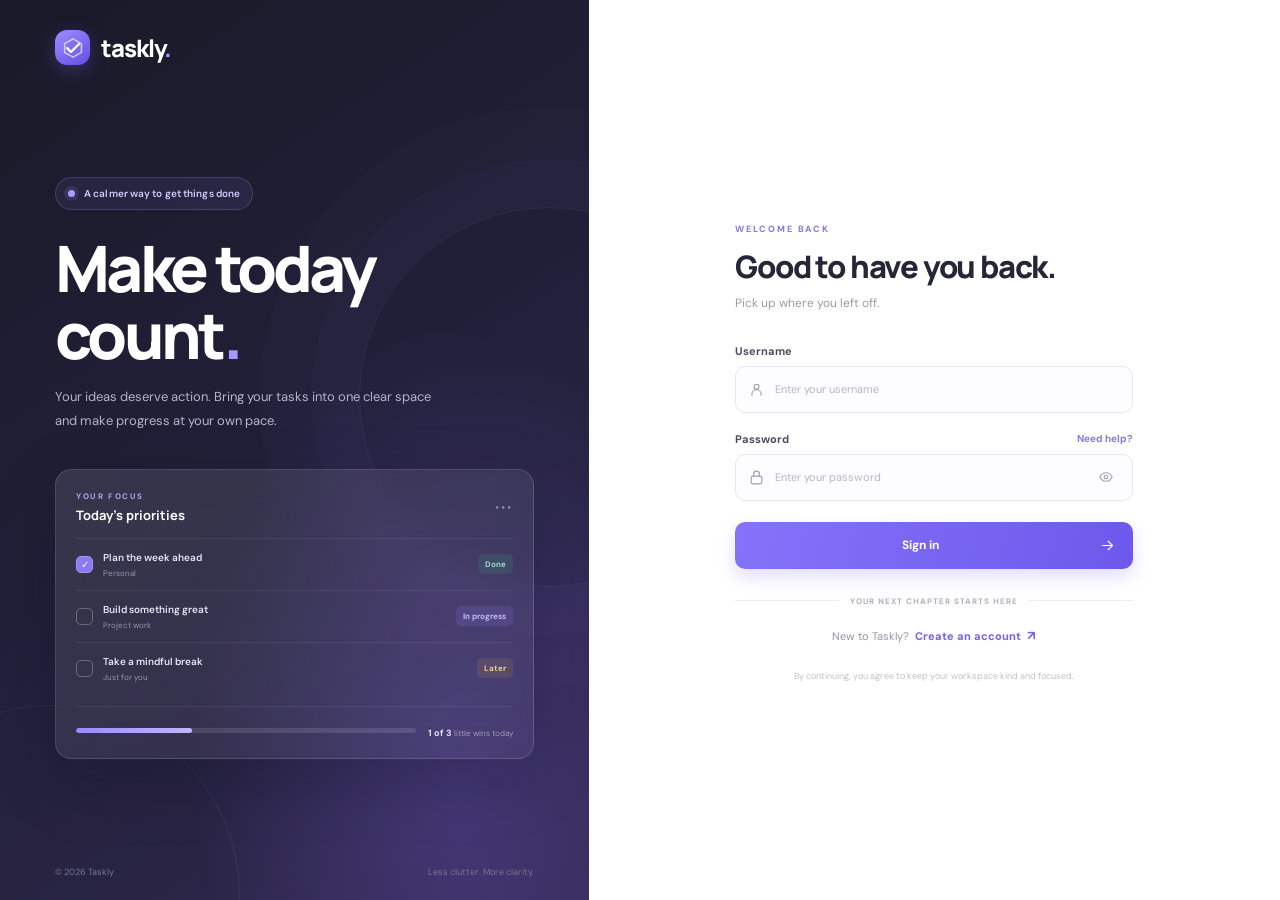
<file: frontend/index.html>
<!DOCTYPE html>
<html lang="en">
<head>
  <meta charset="UTF-8" />
  <meta name="viewport" content="width=device-width, initial-scale=1.0" />
  <meta name="theme-color" content="#171923" />
  <meta name="description" content="Taskly — a clean, focused space to organize your work." />
  <title>Taskly — Your workspace</title>
  <link rel="preconnect" href="https://fonts.googleapis.com" />
  <link rel="preconnect" href="https://fonts.gstatic.com" crossorigin />
  <link href="https://fonts.googleapis.com/css2?family=DM+Sans:wght@400;500;600;700&family=Manrope:wght@400;500;600;700;800&display=swap" rel="stylesheet" />
  <link rel="stylesheet" href="css/tokens.css" />
  <link rel="stylesheet" href="css/dashboard.css" />
  <script src="js/config.js" defer></script>
  <script src="js/dashboard.js" defer></script>
</head>
<body class="dashboard-page">
  <div class="app-shell">
    <aside class="sidebar" id="sidebar">
      <a class="brand" href="index.html" aria-label="Taskly home">
        <span class="brand-mark" aria-hidden="true">
          <svg viewBox="0 0 24 24" fill="none"><path d="M6.2 12.2 10 16l8-8" stroke="currentColor" stroke-width="2.4" stroke-linecap="round" stroke-linejoin="round"/><path d="M12 2.8 20.4 7.6v8.8L12 21.2l-8.4-4.8V7.6L12 2.8Z" stroke="currentColor" stroke-width="1.5" opacity=".65"/></svg>
        </span>
        <span class="brand-name">taskly<span class="brand-period">.</span></span>
      </a>

      <div class="workspace-label">WORKSPACE</div>
      <nav class="side-nav" aria-label="Main navigation">
        <button class="nav-item is-active" type="button" data-filter="all">
          <svg viewBox="0 0 24 24" aria-hidden="true"><rect x="3.5" y="3.5" width="7" height="7" rx="2"/><rect x="13.5" y="3.5" width="7" height="7" rx="2"/><rect x="3.5" y="13.5" width="7" height="7" rx="2"/><rect x="13.5" y="13.5" width="7" height="7" rx="2"/></svg>
          <span>Overview</span><span class="nav-count" id="nav-all-count">0</span>
        </button>
        <button class="nav-item" type="button" data-filter="active">
          <svg viewBox="0 0 24 24" aria-hidden="true"><circle cx="12" cy="12" r="8.5"/><path d="M12 7v5l3.2 2"/></svg>
          <span>In progress</span><span class="nav-count" id="nav-active-count">0</span>
        </button>
        <button class="nav-item" type="button" data-filter="completed">
          <svg viewBox="0 0 24 24" aria-hidden="true"><circle cx="12" cy="12" r="8.5"/><path d="m8.2 12.2 2.5 2.5 5.2-5.3"/></svg>
          <span>Completed</span><span class="nav-count" id="nav-completed-count">0</span>
        </button>
      </nav>

      <div class="sidebar-bottom">
        <div class="sidebar-note">
          <span class="sidebar-note-icon"><svg viewBox="0 0 24 24" aria-hidden="true"><path d="m12 3 1.8 5.2L19 10l-5.2 1.8L12 17l-1.8-5.2L5 10l5.2-1.8L12 3Z"/><path d="m19 15 .9 2.1L22 18l-2.1.9L19 21l-.9-2.1L16 18l2.1-.9L19 15Z"/></svg></span>
          <p class="sidebar-note-title">Small steps add up.</p>
          <p class="sidebar-note-copy">Keep showing up. You're doing great.</p>
        </div>
        <button class="profile-button" type="button" id="profile-button" aria-label="Sign out">
          <span class="avatar" id="sidebar-avatar">M</span>
          <span class="profile-meta"><strong id="sidebar-username">Mahdi</strong><small>Personal workspace</small></span>
          <svg class="logout-icon" viewBox="0 0 24 24" aria-hidden="true"><path d="M10 17l5-5-5-5M15 12H3M12 3h6a2 2 0 0 1 2 2v14a2 2 0 0 1-2 2h-6"/></svg>
        </button>
      </div>
    </aside>

    <main class="main-content">
      <header class="topbar">
        <button class="mobile-menu" id="mobile-menu" type="button" aria-label="Toggle navigation" aria-expanded="false">
          <svg viewBox="0 0 24 24" aria-hidden="true"><path d="M4 7h16M4 12h16M4 17h16"/></svg>
        </button>
        <div class="breadcrumbs"><span>Workspace</span><span class="breadcrumb-slash">/</span><strong id="breadcrumb-current">Overview</strong></div>
        <div class="topbar-actions">
          <span class="today-label" id="today-label">Today</span>
          <span class="topbar-avatar" id="topbar-avatar">M</span>
        </div>
      </header>

      <div class="page-content">
        <section class="welcome-row">
          <div>
            <p class="eyebrow" id="welcome-date">YOUR SPACE, YOUR PACE</p>
            <h1 id="welcome-heading">Good to see you, Mahdi<span class="heading-sparkle"> ✦</span></h1>
            <p class="page-subtitle">A little progress each day adds up to big results.</p>
          </div>
          <button class="button button-primary" id="new-task-button" type="button">
            <svg viewBox="0 0 24 24" aria-hidden="true"><path d="M12 5v14M5 12h14"/></svg><span>New task</span>
          </button>
        </section>

        <section class="stats-grid" aria-label="Task summary">
          <article class="stat-card stat-card-total">
            <div class="stat-topline"><span class="stat-label">Total tasks</span><span class="stat-icon stat-icon-purple"><svg viewBox="0 0 24 24" aria-hidden="true"><path d="M8 6h12M8 12h12M8 18h12M3.5 6h.01M3.5 12h.01M3.5 18h.01"/></svg></span></div>
            <div class="stat-value" id="stat-total">0</div><div class="stat-footnote"><span class="stat-dot purple-dot"></span>Everything on your plate</div>
          </article>
          <article class="stat-card">
            <div class="stat-topline"><span class="stat-label">In progress</span><span class="stat-icon stat-icon-amber"><svg viewBox="0 0 24 24" aria-hidden="true"><circle cx="12" cy="12" r="8.5"/><path d="M12 7v5l3 2"/></svg></span></div>
            <div class="stat-value" id="stat-active">0</div><div class="stat-footnote"><span class="stat-dot amber-dot"></span>One step at a time</div>
          </article>
          <article class="stat-card">
            <div class="stat-topline"><span class="stat-label">Completed</span><span class="stat-icon stat-icon-green"><svg viewBox="0 0 24 24" aria-hidden="true"><path d="m5 12.5 4.5 4.5L19 7.5"/><circle cx="12" cy="12" r="9"/></svg></span></div>
            <div class="stat-value" id="stat-completed">0</div><div class="stat-footnote"><span class="stat-dot green-dot"></span>Look how far you've come</div>
          </article>
        </section>

        <section class="focus-card" aria-label="Progress overview">
          <div class="focus-copy">
            <div class="focus-kicker"><span class="focus-kicker-dot"></span>YOUR MOMENTUM</div>
            <h2>Make room for what matters.</h2>
            <p>Every finished task is a win. Keep your focus on the next small step.</p>
          </div>
          <div class="progress-overview">
            <div class="progress-ring" id="progress-ring" style="--progress: 0deg"><div class="progress-ring-inner"><strong id="progress-percent">0%</strong><span>complete</span></div></div>
            <div class="progress-details"><strong id="progress-caption">You're just getting started</strong><span id="progress-subcaption">Your progress will show up here.</span></div>
          </div>
          <div class="focus-decoration focus-decoration-one"></div><div class="focus-decoration focus-decoration-two"></div>
        </section>

        <section class="tasks-section" aria-labelledby="tasks-heading">
          <div class="tasks-header">
            <div><p class="section-overline">STAY ON TRACK</p><h2 id="tasks-heading">Your tasks <span class="task-total-pill" id="visible-task-count">0</span></h2></div>
            <label class="search-box" for="task-search"><svg viewBox="0 0 24 24" aria-hidden="true"><circle cx="10.8" cy="10.8" r="6.8"/><path d="m16 16 4.5 4.5"/></svg><input id="task-search" type="search" placeholder="Search tasks..." autocomplete="off" /><kbd>⌘ K</kbd></label>
          </div>
          <div class="task-toolbar">
            <div class="filter-tabs" role="group" aria-label="Filter tasks">
              <button class="filter-tab is-selected" type="button" data-filter="all">All tasks</button>
              <button class="filter-tab" type="button" data-filter="active">In progress</button>
              <button class="filter-tab" type="button" data-filter="completed">Completed</button>
            </div>
            <button class="sort-button" id="sort-button" type="button" aria-pressed="false"><svg viewBox="0 0 24 24" aria-hidden="true"><path d="M4 7h16M7 12h10M10 17h4"/></svg>Newest first</button>
          </div>

          <div class="task-list" id="task-list" aria-live="polite"></div>
          <div class="empty-state" id="empty-state" hidden>
            <div class="empty-illustration"><span class="empty-spark empty-spark-a">✦</span><svg viewBox="0 0 80 80" aria-hidden="true"><rect x="19" y="13" width="42" height="54" rx="8"/><path d="M29 29h22M29 39h22M29 49h13"/><path d="m49 57 4 4 8-9"/></svg><span class="empty-spark empty-spark-b">✧</span></div>
            <h3 id="empty-title">A clear path ahead.</h3><p id="empty-copy">Add your first task and turn your plans into progress.</p>
            <button class="button button-primary" id="empty-add-button" type="button"><svg viewBox="0 0 24 24" aria-hidden="true"><path d="M12 5v14M5 12h14"/></svg>Create a task</button>
          </div>
          <p class="list-footer" id="list-footer">You're all caught up. Keep it going ✨</p>
        </section>

        <footer class="app-footer"><span>Made for focus, built for progress.</span><span>Taskly <span class="footer-dot">·</span> v1.0</span></footer>
      </div>
    </main>
  </div>

  <div class="modal-backdrop" id="task-modal" hidden>
    <section class="task-modal" role="dialog" aria-modal="true" aria-labelledby="modal-heading">
      <div class="modal-header"><div><span class="modal-kicker">MAKE IT HAPPEN</span><h2 id="modal-heading">Create a task</h2><p>Give your next step a name.</p></div><button class="icon-button modal-close" id="modal-close" type="button" aria-label="Close dialog"><svg viewBox="0 0 24 24" aria-hidden="true"><path d="m6 6 12 12M18 6 6 18"/></svg></button></div>
      <form id="task-form">
        <label class="field-label" for="task-title">Task name <span>*</span></label><input class="text-field" id="task-title" name="title" type="text" maxlength="150" placeholder="e.g. Finish the API documentation" required />
        <div class="field-label-row"><label class="field-label" for="task-description">Description <span class="optional-label">OPTIONAL</span></label></div>
        <textarea class="text-field text-area" id="task-description" name="description" rows="4" placeholder="Add a few details to help you get started..."></textarea>
        <p class="form-error" id="task-form-error" aria-live="polite"></p>
        <div class="modal-actions"><button class="button button-quiet" id="modal-cancel" type="button">Cancel</button><button class="button button-primary" id="task-submit" type="submit"><svg viewBox="0 0 24 24" aria-hidden="true"><path d="m5 12 4 4L19 6"/></svg><span>Save task</span></button></div>
      </form>
    </section>
  </div>

  <div class="toast" id="toast" role="status" aria-live="polite"><span class="toast-check">✓</span><span id="toast-message">Done</span></div>
    <!-- Confirmation Modal -->
  <div class="confirm-modal" id="confirm-modal" hidden>
    <div class="confirm-backdrop" data-confirm-cancel></div>

    <section
      class="confirm-dialog"
      role="dialog"
      aria-modal="true"
      aria-labelledby="confirm-title"
      aria-describedby="confirm-message"
    >
      <div class="confirm-icon" id="confirm-icon">!</div>

      <h2 id="confirm-title">Are you sure?</h2>

      <p id="confirm-message">
        This action cannot be undone.
      </p>

      <div class="confirm-actions">
        <button type="button" id="confirm-cancel" class="button">
          Cancel
        </button>

        <button type="button" id="confirm-accept" class="button">
          Confirm
        </button>
      </div>
    </section>
  </div>
</body>
</html>
</file>
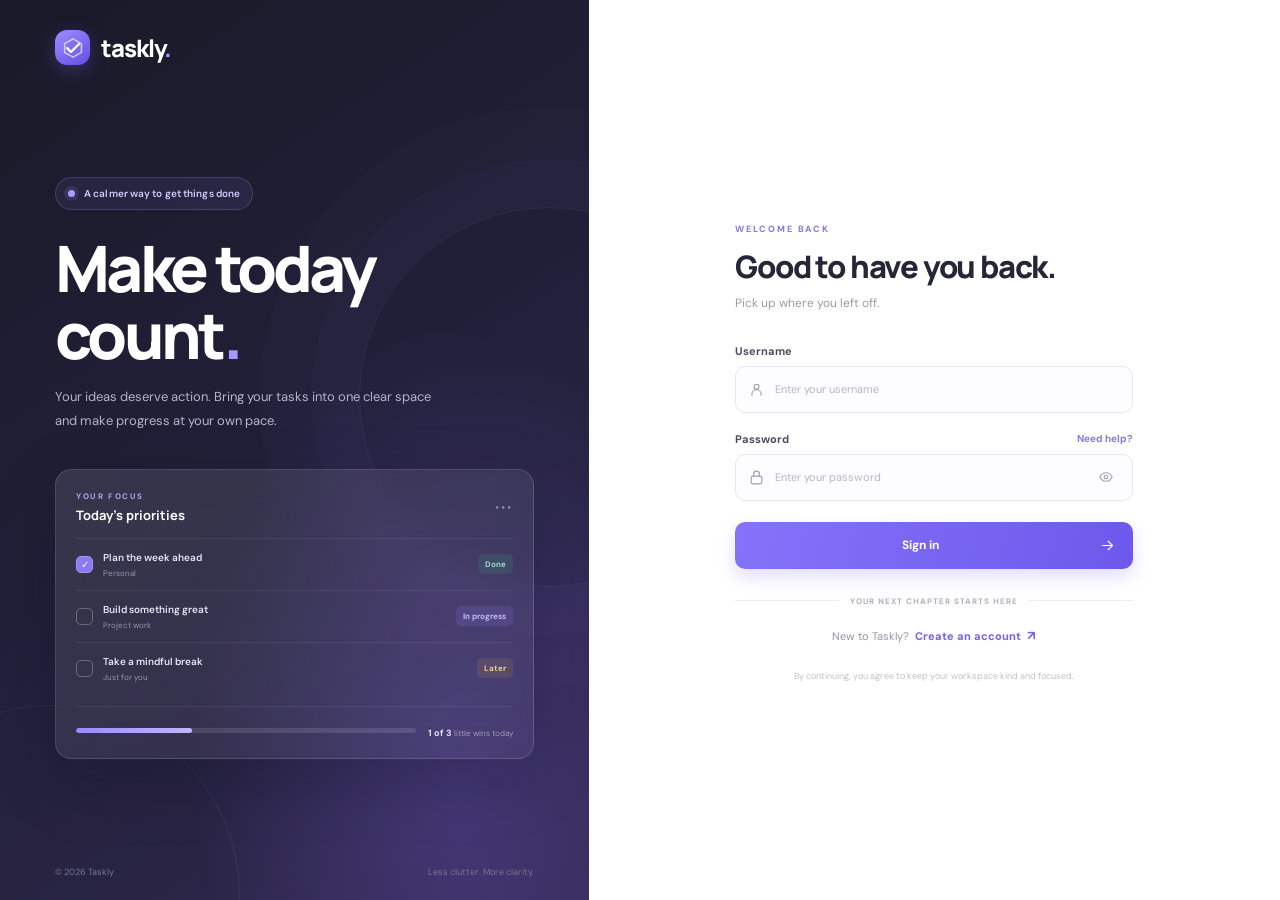
<file: frontend/login.html>
<!DOCTYPE html>
<html lang="en">
<head>
  <meta charset="UTF-8" />
  <meta name="viewport" content="width=device-width, initial-scale=1.0" />
  <meta name="theme-color" content="#171923" />
  <meta name="description" content="Sign in to your Taskly workspace." />
  <title>Sign in — Taskly</title>
  <link rel="preconnect" href="https://fonts.googleapis.com" /><link rel="preconnect" href="https://fonts.gstatic.com" crossorigin />
  <link href="https://fonts.googleapis.com/css2?family=DM+Sans:wght@400;500;600;700&family=Manrope:wght@400;500;600;700;800&display=swap" rel="stylesheet" />
  <link rel="stylesheet" href="css/tokens.css" /><link rel="stylesheet" href="css/login.css" />
  <script src="js/config.js" defer></script><script src="js/login.js" defer></script>
</head>
<body class="auth-page login-page">
  <main class="auth-layout">
    <section class="auth-visual" aria-label="Taskly introduction">
      <a class="brand brand-light" href="login.html" aria-label="Taskly home"><span class="brand-mark"><svg viewBox="0 0 24 24" fill="none"><path d="M6.2 12.2 10 16l8-8" stroke="currentColor" stroke-width="2.4" stroke-linecap="round" stroke-linejoin="round"/><path d="M12 2.8 20.4 7.6v8.8L12 21.2l-8.4-4.8V7.6L12 2.8Z" stroke="currentColor" stroke-width="1.5" opacity=".65"/></svg></span><span class="brand-name">taskly<span class="brand-period">.</span></span></a>
      <div class="visual-content">
        <div class="visual-badge"><span class="badge-pulse"></span> A calmer way to get things done</div>
        <h1>Make today<br />count<span class="visual-period">.</span></h1>
        <p class="visual-description">Your ideas deserve action. Bring your tasks into one clear space and make progress at your own pace.</p>
        <div class="visual-board" aria-hidden="true">
          <div class="mini-board-header"><div><span class="mini-board-eyebrow">YOUR FOCUS</span><strong>Today's priorities</strong></div><span class="mini-board-menu">···</span></div>
          <div class="mini-task mini-task-done"><span class="mini-checkbox checked">✓</span><span class="mini-task-copy"><strong>Plan the week ahead</strong><small>Personal</small></span><span class="mini-task-tag tag-green">Done</span></div>
          <div class="mini-task"><span class="mini-checkbox"></span><span class="mini-task-copy"><strong>Build something great</strong><small>Project work</small></span><span class="mini-task-tag tag-purple">In progress</span></div>
          <div class="mini-task"><span class="mini-checkbox"></span><span class="mini-task-copy"><strong>Take a mindful break</strong><small>Just for you</small></span><span class="mini-task-tag tag-amber">Later</span></div>
          <div class="mini-board-progress"><div class="mini-progress-track"><span></span></div><div><strong>1 of 3</strong><small> little wins today</small></div></div>
        </div>
      </div>
      <div class="visual-footer"><span>© 2026 Taskly</span><span>Less clutter. More clarity.</span></div>
      <div class="visual-orb orb-one"></div><div class="visual-orb orb-two"></div>
    </section>

    <section class="auth-panel">
      <div class="auth-panel-inner">
        <div class="mobile-brand"><span class="brand-mark"><svg viewBox="0 0 24 24" fill="none"><path d="M6.2 12.2 10 16l8-8" stroke="currentColor" stroke-width="2.4" stroke-linecap="round" stroke-linejoin="round"/><path d="M12 2.8 20.4 7.6v8.8L12 21.2l-8.4-4.8V7.6L12 2.8Z" stroke="currentColor" stroke-width="1.5" opacity=".65"/></svg></span><span class="brand-name">taskly<span class="brand-period">.</span></span></div>
        <div class="auth-heading"><span class="auth-eyebrow">WELCOME BACK</span><h2>Good to have you back.</h2><p>Pick up where you left off.</p></div>
        <form class="auth-form" id="login-form" novalidate>
          <div class="input-group"><label for="username">Username</label><div class="input-wrap"><svg viewBox="0 0 24 24" aria-hidden="true"><circle cx="12" cy="8" r="3.4"/><path d="M5.5 20v-1.2a6.5 6.5 0 0 1 13 0V20"/></svg><input id="username" name="username" type="text" placeholder="Enter your username" minlength="3" maxlength="250" autocomplete="username" required /></div><small class="field-error" id="username-error"></small></div>
          <div class="input-group"><div class="label-line"><label for="password">Password</label><a class="subtle-link" href="#password" id="forgot-password">Need help?</a></div><div class="input-wrap"><svg viewBox="0 0 24 24" aria-hidden="true"><rect x="4.5" y="10" width="15" height="11" rx="2.5"/><path d="M8 10V7a4 4 0 0 1 8 0v3"/></svg><input id="password" name="password" type="password" placeholder="Enter your password" autocomplete="current-password" required /><button class="toggle-password" type="button" data-toggle-password="password" aria-label="Show password"><svg viewBox="0 0 24 24" aria-hidden="true"><path d="M2.8 12s3.2-6.3 9.2-6.3 9.2 6.3 9.2 6.3-3.2 6.3-9.2 6.3S2.8 12 2.8 12Z"/><circle cx="12" cy="12" r="2.6"/></svg></button></div><small class="field-error" id="password-error"></small></div>
          <div class="form-message" id="login-message" role="status" aria-live="polite"></div>
          <button class="button auth-submit" id="login-submit" type="submit"><span>Sign in</span><svg viewBox="0 0 24 24" aria-hidden="true"><path d="M5 12h14M13 6l6 6-6 6"/></svg></button>
        </form>
        <div class="auth-divider"><span></span><small>YOUR NEXT CHAPTER STARTS HERE</small><span></span></div>
        <p class="auth-switch">New to Taskly? <a href="signup.html">Create an account <span>↗</span></a></p>
        <p class="demo-hint" id="demo-hint"><span class="demo-dot"></span>Demo mode is on — use any username and password.</p>
        <p class="auth-terms">By continuing, you agree to keep your workspace kind and focused.</p>
      </div>
    </section>
  </main>
  <div class="auth-toast" id="auth-toast" role="status" aria-live="polite"></div>
</body>
</html>
</file>
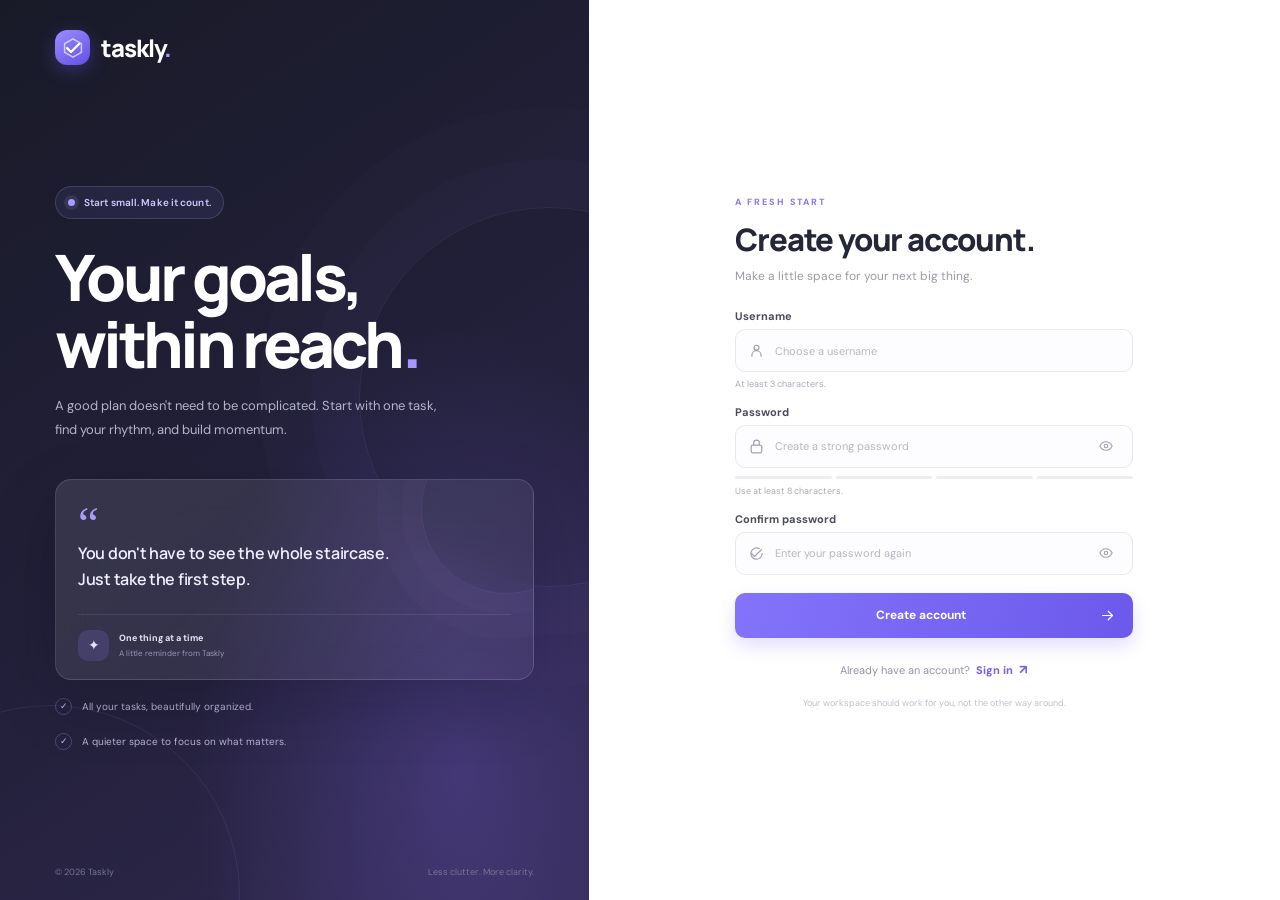
<file: frontend/signup.html>
<!DOCTYPE html>
<html lang="en">
<head>
  <meta charset="UTF-8" />
  <meta name="viewport" content="width=device-width, initial-scale=1.0" />
  <meta name="theme-color" content="#171923" />
  <meta name="description" content="Create your Taskly workspace." />
  <title>Create account — Taskly</title>
  <link rel="preconnect" href="https://fonts.googleapis.com" /><link rel="preconnect" href="https://fonts.gstatic.com" crossorigin />
  <link href="https://fonts.googleapis.com/css2?family=DM+Sans:wght@400;500;600;700&family=Manrope:wght@400;500;600;700;800&display=swap" rel="stylesheet" />
  <link rel="stylesheet" href="css/tokens.css" /><link rel="stylesheet" href="css/login.css" /><link rel="stylesheet" href="css/signup.css" />
  <script src="js/config.js" defer></script><script src="js/signup.js" defer></script>
</head>
<body class="auth-page signup-page">
  <main class="auth-layout">
    <section class="auth-visual" aria-label="Start with Taskly">
      <a class="brand brand-light" href="login.html" aria-label="Taskly home"><span class="brand-mark"><svg viewBox="0 0 24 24" fill="none"><path d="M6.2 12.2 10 16l8-8" stroke="currentColor" stroke-width="2.4" stroke-linecap="round" stroke-linejoin="round"/><path d="M12 2.8 20.4 7.6v8.8L12 21.2l-8.4-4.8V7.6L12 2.8Z" stroke="currentColor" stroke-width="1.5" opacity=".65"/></svg></span><span class="brand-name">taskly<span class="brand-period">.</span></span></a>
      <div class="visual-content">
        <div class="visual-badge"><span class="badge-pulse"></span> Start small. Make it count.</div>
        <h1>Your goals,<br />within reach<span class="visual-period">.</span></h1>
        <p class="visual-description">A good plan doesn't need to be complicated. Start with one task, find your rhythm, and build momentum.</p>
        <div class="signup-quote-card"><span class="quote-mark">“</span><blockquote>You don't have to see the whole staircase. Just take the first step.</blockquote><div class="quote-bottom"><span class="quote-avatar">✦</span><span><strong>One thing at a time</strong><small>A little reminder from Taskly</small></span></div><div class="quote-decoration"></div></div>
        <div class="benefit-row"><span class="benefit-check">✓</span><span>All your tasks, beautifully organized.</span></div><div class="benefit-row"><span class="benefit-check">✓</span><span>A quieter space to focus on what matters.</span></div>
      </div>
      <div class="visual-footer"><span>© 2026 Taskly</span><span>Less clutter. More clarity.</span></div>
      <div class="visual-orb orb-one"></div><div class="visual-orb orb-two"></div>
    </section>
    <section class="auth-panel">
      <div class="auth-panel-inner">
        <div class="mobile-brand"><span class="brand-mark"><svg viewBox="0 0 24 24" fill="none"><path d="M6.2 12.2 10 16l8-8" stroke="currentColor" stroke-width="2.4" stroke-linecap="round" stroke-linejoin="round"/><path d="M12 2.8 20.4 7.6v8.8L12 21.2l-8.4-4.8V7.6L12 2.8Z" stroke="currentColor" stroke-width="1.5" opacity=".65"/></svg></span><span class="brand-name">taskly<span class="brand-period">.</span></span></div>
        <div class="auth-heading"><span class="auth-eyebrow">A FRESH START</span><h2>Create your account.</h2><p>Make a little space for your next big thing.</p></div>
        <form class="auth-form" id="signup-form" novalidate>
          <div class="input-group"><label for="username">Username</label><div class="input-wrap"><svg viewBox="0 0 24 24" aria-hidden="true"><circle cx="12" cy="8" r="3.4"/><path d="M5.5 20v-1.2a6.5 6.5 0 0 1 13 0V20"/></svg><input id="username" name="username" type="text" placeholder="Choose a username" minlength="3" maxlength="250" autocomplete="username" required /></div><small class="field-hint">At least 3 characters.</small><small class="field-error" id="username-error"></small></div>
          <div class="input-group"><label for="password">Password</label><div class="input-wrap"><svg viewBox="0 0 24 24" aria-hidden="true"><rect x="4.5" y="10" width="15" height="11" rx="2.5"/><path d="M8 10V7a4 4 0 0 1 8 0v3"/></svg><input id="password" name="password" type="password" placeholder="Create a strong password" minlength="8" autocomplete="new-password" required /><button class="toggle-password" type="button" data-toggle-password="password" aria-label="Show password"><svg viewBox="0 0 24 24" aria-hidden="true"><path d="M2.8 12s3.2-6.3 9.2-6.3 9.2 6.3 9.2 6.3-3.2 6.3-9.2 6.3S2.8 12 2.8 12Z"/><circle cx="12" cy="12" r="2.6"/></svg></button></div><div class="password-strength" id="password-strength" aria-label="Password strength"><span></span><span></span><span></span><span></span></div><small class="field-hint" id="password-hint">Use at least 8 characters.</small><small class="field-error" id="password-error"></small></div>
          <div class="input-group"><label for="confirm-password">Confirm password</label><div class="input-wrap"><svg viewBox="0 0 24 24" aria-hidden="true"><path d="m5 12 4.2 4.2L19 6.5"/><path d="M20 12a8 8 0 1 1-4-6.9"/></svg><input id="confirm-password" name="confirm-password" type="password" placeholder="Enter your password again" autocomplete="new-password" required /><button class="toggle-password" type="button" data-toggle-password="confirm-password" aria-label="Show password"><svg viewBox="0 0 24 24" aria-hidden="true"><path d="M2.8 12s3.2-6.3 9.2-6.3 9.2 6.3 9.2 6.3-3.2 6.3-9.2 6.3S2.8 12 2.8 12Z"/><circle cx="12" cy="12" r="2.6"/></svg></button></div><small class="field-error" id="confirm-password-error"></small></div>
          <div class="form-message" id="signup-message" role="status" aria-live="polite"></div>
          <button class="button auth-submit" id="signup-submit" type="submit"><span>Create account</span><svg viewBox="0 0 24 24" aria-hidden="true"><path d="M5 12h14M13 6l6 6-6 6"/></svg></button>
        </form>
        <p class="auth-switch">Already have an account? <a href="login.html">Sign in <span>↗</span></a></p>
        <p class="demo-hint" id="demo-hint"><span class="demo-dot"></span>Demo mode is on — no account is created on a server.</p>
        <p class="auth-terms">Your workspace should work for you, not the other way around.</p>
      </div>
    </section>
  </main>
  <div class="auth-toast" id="auth-toast" role="status" aria-live="polite"></div>
</body>
</html>
</file>
<file: frontend/css/tokens.css>
:root {
  color-scheme: light;
  --ink: #222332;
  --ink-strong: #191a28;
  --muted: #85889b;
  --muted-dark: #6f7286;
  --line: #ececf3;
  --surface: #ffffff;
  --canvas: #f7f7fb;
  --purple: #7868f6;
  --purple-dark: #6352e7;
  --purple-soft: #f0edff;
  --green: #35a879;
  --amber: #e4a64c;
  --red: #e56e7a;
  --sidebar: #191a27;
  --font-body: "DM Sans", -apple-system, BlinkMacSystemFont, "Segoe UI", sans-serif;
  --font-display: "Manrope", "DM Sans", sans-serif;
  --shadow-soft: 0 12px 40px rgba(30, 29, 62, .055);
  --shadow-float: 0 24px 80px rgba(22, 20, 55, .18);
}

* {
  box-sizing: border-box;
}

html {
  min-width: 320px;
  scroll-behavior: smooth;
}

body {
  margin: 0;
  font-family: var(--font-body);
  color: var(--ink);
  -webkit-font-smoothing: antialiased;
}

button,
input,
textarea {
  font: inherit;
}

button {
  cursor: pointer;
}

button:focus-visible,
a:focus-visible,
input:focus-visible,
textarea:focus-visible {
  outline: 3px solid rgba(120, 104, 246, .32);
  outline-offset: 3px;
}

a {
  color: inherit;
  text-decoration: none;
}

svg {
  width: 1.2rem;
  height: 1.2rem;
  fill: none;
  stroke: currentColor;
  stroke-width: 1.7;
  stroke-linecap: round;
  stroke-linejoin: round;
}

[hidden] {
  display: none !important;
}

::selection {
  color: #fff;
  background: #7868f6;
}
</file>
<file: frontend/css/dashboard.css>
body.dashboard-page {
  min-height: 100vh;
  background: var(--canvas);
}

.app-shell {
  min-height: 100vh;
}

.sidebar {
  position: fixed;
  z-index: 30;
  inset: 0 auto 0 0;
  display: flex;
  flex-direction: column;
  width: 252px;
  padding: 29px 17px 18px;
  color: #f5f5fb;
  background: var(--sidebar);
  transition: transform .28s ease;
}

.brand {
  display: inline-flex;
  align-items: center;
  gap: 11px;
  width: fit-content;
  margin: 0 0 49px 7px;
}

.brand-mark {
  display: grid;
  place-items: center;
  width: 35px;
  height: 35px;
  color: #fff;
  border-radius: 12px;
  background: linear-gradient(145deg, #9b8bff 2%, #6652e6 95%);
  box-shadow: 0 5px 18px rgba(112, 94, 238, .32);
}

.brand-mark svg {
  width: 24px;
  height: 24px;
}

.brand-name {
  font-family: var(--font-display);
  font-size: 24px;
  font-weight: 800;
  letter-spacing: -1.1px;
  color: #fff;
}

.brand-period {
  color: #9f91ff;
}

.workspace-label {
  padding: 0 13px;
  color: #77798e;
  font-size: 10px;
  font-weight: 700;
  letter-spacing: 1.7px;
}

.side-nav {
  display: grid;
  gap: 6px;
  margin-top: 14px;
}

.nav-item {
  display: flex;
  align-items: center;
  gap: 13px;
  width: 100%;
  min-height: 47px;
  padding: 0 12px;
  color: #9b9db0;
  border: 0;
  border-radius: 10px;
  background: transparent;
  text-align: left;
  transition: background .18s ease, color .18s ease;
}

.nav-item svg {
  width: 18px;
  height: 18px;
  flex: 0 0 auto;
}

.nav-item span:nth-of-type(1) {
  font-size: 13px;
  font-weight: 600;
}

.nav-item:hover {
  color: #fff;
  background: rgba(255, 255, 255, .055);
}

.nav-item.is-active {
  color: #fff;
  background: linear-gradient(100deg, rgba(126, 109, 248, .28), rgba(126, 109, 248, .12));
  box-shadow: inset 2px 0 #9687ff;
}

.nav-count {
  display: inline-flex;
  align-items: center;
  justify-content: center;
  min-width: 24px;
  height: 22px;
  margin-left: auto;
  color: #9e9fb4;
  border-radius: 6px;
  background: rgba(255, 255, 255, .065);
  font-size: 11px;
  font-weight: 700;
}

.nav-item.is-active .nav-count {
  color: #d7d1ff;
  background: rgba(142, 126, 255, .18);
}

.sidebar-bottom {
  margin-top: auto;
}

.sidebar-note {
  position: relative;
  overflow: hidden;
  margin: 0 2px 17px;
  padding: 17px 15px 18px;
  border: 1px solid rgba(255, 255, 255, .075);
  border-radius: 13px;
  background: linear-gradient(135deg, rgba(114, 97, 224, .16), rgba(79, 80, 121, .09));
}

.sidebar-note-icon {
  display: grid;
  place-items: center;
  width: 31px;
  height: 31px;
  margin-bottom: 13px;
  color: #c5bcff;
  border-radius: 9px;
  background: rgba(141, 124, 255, .17);
}

.sidebar-note-icon svg {
  width: 17px;
  height: 17px;
}

.sidebar-note-title {
  margin: 0 0 6px;
  font-family: var(--font-display);
  font-size: 12px;
  font-weight: 800;
}

.sidebar-note-copy {
  max-width: 155px;
  margin: 0;
  color: #9395ad;
  font-size: 11px;
  line-height: 1.6;
}

.profile-button {
  display: flex;
  align-items: center;
  width: 100%;
  gap: 10px;
  padding: 12px 9px 4px;
  color: #fff;
  border: 0;
  border-top: 1px solid rgba(255, 255, 255, .08);
  background: transparent;
  text-align: left;
}

.avatar,
.topbar-avatar {
  display: grid;
  flex: 0 0 auto;
  place-items: center;
  width: 34px;
  height: 34px;
  color: #fff;
  border: 2px solid rgba(255, 255, 255, .13);
  border-radius: 12px;
  background: linear-gradient(140deg, #ecaa84, #c56b91);
  font-size: 12px;
  font-weight: 800;
  text-transform: uppercase;
}

.profile-meta {
  display: grid;
  min-width: 0;
  gap: 3px;
}

.profile-meta strong {
  overflow: hidden;
  max-width: 135px;
  font-size: 12px;
  font-weight: 700;
  text-overflow: ellipsis;
  white-space: nowrap;
}

.profile-meta small {
  color: #83859c;
  font-size: 10px;
}

.logout-icon {
  width: 16px;
  height: 16px;
  margin-left: auto;
  color: #77798f;
  transition: color .15s ease;
}

.profile-button:hover .logout-icon {
  color: #ffabb5;
}

.main-content {
  min-height: 100vh;
  margin-left: 252px;
}

.topbar {
  position: sticky;
  z-index: 15;
  top: 0;
  display: flex;
  align-items: center;
  justify-content: space-between;
  height: 73px;
  padding: 0 clamp(26px, 4.1vw, 63px);
  border-bottom: 1px solid #eeedf4;
  background: rgba(255, 255, 255, .86);
  backdrop-filter: blur(16px);
}

.breadcrumbs {
  display: flex;
  align-items: center;
  gap: 11px;
  color: #a0a1b0;
  font-size: 12px;
}

.breadcrumbs strong {
  color: #414255;
  font-weight: 700;
}

.breadcrumb-slash {
  color: #d1d0dc;
}

.topbar-actions {
  display: flex;
  align-items: center;
  gap: 17px;
}

.today-label {
  color: #8f91a3;
  font-size: 12px;
  font-weight: 600;
}

.topbar-avatar {
  width: 35px;
  height: 35px;
  border: 0;
  border-radius: 50%;
  box-shadow: 0 3px 8px rgba(103, 73, 110, .14);
}

.mobile-menu {
  display: none;
  align-items: center;
  justify-content: center;
  width: 38px;
  height: 38px;
  color: #56576b;
  border: 1px solid var(--line);
  border-radius: 10px;
  background: #fff;
}

.page-content {
  width: min(100%, 1240px);
  margin: 0 auto;
  padding: 39px clamp(26px, 4.1vw, 63px) 24px;
}

.welcome-row {
  display: flex;
  align-items: flex-end;
  justify-content: space-between;
  gap: 20px;
  margin-bottom: 28px;
}

.eyebrow,
.section-overline {
  margin: 0 0 10px;
  color: #9187e8;
  font-size: 10px;
  font-weight: 800;
  letter-spacing: 1.9px;
}

.welcome-row h1 {
  margin: 0;
  color: #232334;
  font-family: var(--font-display);
  font-size: clamp(24px, 2.4vw, 32px);
  font-weight: 800;
  letter-spacing: -1.4px;
  line-height: 1.25;
}

.heading-sparkle {
  color: #a18eff;
  font-size: .72em;
  vertical-align: 7%;
}

.page-subtitle {
  margin: 9px 0 0;
  color: #9395a7;
  font-size: 13px;
  line-height: 1.6;
}

.button {
  display: inline-flex;
  align-items: center;
  justify-content: center;
  gap: 9px;
  min-height: 43px;
  padding: 0 17px;
  border: 0;
  border-radius: 10px;
  font-size: 12px;
  font-weight: 700;
  transition: transform .15s ease, box-shadow .2s ease, background .2s ease;
}

.button svg {
  width: 16px;
  height: 16px;
}

.button:active {
  transform: translateY(1px);
}

.button-primary {
  color: #fff;
  background: linear-gradient(110deg, #8171fa, #6b58ed);
  box-shadow: 0 7px 18px rgba(113, 94, 237, .22);
}

.button-primary:hover {
  background: linear-gradient(110deg, #7664ef, #5d4bdc);
  box-shadow: 0 9px 22px rgba(113, 94, 237, .3);
}

.stats-grid {
  display: grid;
  grid-template-columns: repeat(3, minmax(0, 1fr));
  gap: 17px;
  margin-bottom: 19px;
}

.stat-card {
  min-width: 0;
  padding: 20px 21px 18px;
  border: 1px solid #eeedf4;
  border-radius: 15px;
  background: #fff;
  box-shadow: 0 4px 12px rgba(43, 39, 85, .018);
}

.stat-topline {
  display: flex;
  align-items: center;
  justify-content: space-between;
  gap: 12px;
}

.stat-label {
  color: #818396;
  font-size: 12px;
  font-weight: 600;
}

.stat-icon {
  display: grid;
  place-items: center;
  width: 36px;
  height: 36px;
  border-radius: 11px;
}

.stat-icon svg {
  width: 18px;
  height: 18px;
}

.stat-icon-purple {
  color: #7a68ef;
  background: #f0edff;
}

.stat-icon-amber {
  color: #cb9138;
  background: #fff5e5;
}

.stat-icon-green {
  color: #2e9e74;
  background: #e7f8f0;
}

.stat-value {
  margin: 11px 0 8px;
  color: #242436;
  font-family: var(--font-display);
  font-size: 30px;
  font-weight: 800;
  letter-spacing: -1.3px;
  line-height: 1.15;
}

.stat-footnote {
  display: flex;
  align-items: center;
  gap: 7px;
  color: #999bad;
  font-size: 10px;
}

.stat-dot {
  width: 6px;
  height: 6px;
  border-radius: 50%;
}

.purple-dot {
  background: #8575f8;
}

.amber-dot {
  background: #e6b363;
}

.green-dot {
  background: #4abe8e;
}

.focus-card {
  position: relative;
  display: flex;
  align-items: center;
  justify-content: space-between;
  gap: 28px;
  overflow: hidden;
  min-height: 172px;
  margin-bottom: 33px;
  padding: 27px 31px;
  color: #fff;
  border-radius: 17px;
  background: linear-gradient(110deg, #38305f 0%, #494078 55%, #5b4d97 100%);
  box-shadow: 0 11px 26px rgba(61, 48, 114, .14);
}

.focus-copy,
.progress-overview {
  position: relative;
  z-index: 2;
}

.focus-copy {
  max-width: 465px;
}

.focus-kicker {
  display: flex;
  align-items: center;
  gap: 8px;
  margin-bottom: 11px;
  color: #c0b5ff;
  font-size: 9px;
  font-weight: 800;
  letter-spacing: 1.8px;
}

.focus-kicker-dot {
  width: 6px;
  height: 6px;
  border-radius: 50%;
  background: #bdb0ff;
  box-shadow: 0 0 0 4px rgba(189, 176, 255, .13);
}

.focus-copy h2 {
  margin: 0;
  font-family: var(--font-display);
  font-size: clamp(18px, 2vw, 23px);
  font-weight: 800;
  letter-spacing: -.65px;
}

.focus-copy p {
  max-width: 390px;
  margin: 9px 0 0;
  color: #c7c3dc;
  font-size: 11px;
  line-height: 1.7;
}

.progress-overview {
  display: flex;
  align-items: center;
  gap: 17px;
  min-width: 245px;
}

.progress-ring {
  display: grid;
  place-items: center;
  width: 82px;
  height: 82px;
  flex: 0 0 auto;
  border-radius: 50%;
  background: conic-gradient(#c5baff var(--progress), rgba(255, 255, 255, .14) 0);
  transform: rotate(-90deg);
}

.progress-ring-inner {
  display: flex;
  align-items: center;
  justify-content: center;
  flex-direction: column;
  width: 68px;
  height: 68px;
  border-radius: 50%;
  background: #474075;
  transform: rotate(90deg);
}

.progress-ring-inner strong {
  font-family: var(--font-display);
  font-size: 17px;
  font-weight: 800;
  line-height: 1.2;
}

.progress-ring-inner span {
  margin-top: 3px;
  color: #c1bcdf;
  font-size: 8px;
}

.progress-details {
  display: grid;
  gap: 6px;
  max-width: 155px;
}

.progress-details strong {
  color: #fff;
  font-size: 11px;
  line-height: 1.45;
}

.progress-details span {
  color: #c5c0df;
  font-size: 10px;
  line-height: 1.6;
}

.focus-decoration {
  position: absolute;
  border: 1px solid rgba(255, 255, 255, .07);
  border-radius: 50%;
  pointer-events: none;
}

.focus-decoration-one {
  right: 142px;
  top: -100px;
  width: 255px;
  height: 255px;
}

.focus-decoration-two {
  right: -54px;
  bottom: -165px;
  width: 325px;
  height: 325px;
}

.tasks-section {
  min-width: 0;
}

.tasks-header {
  display: flex;
  align-items: flex-end;
  justify-content: space-between;
  gap: 20px;
}

.section-overline {
  margin-bottom: 8px;
  color: #a0a0b4;
  font-size: 9px;
  letter-spacing: 1.6px;
}

.tasks-header h2 {
  display: flex;
  align-items: center;
  gap: 9px;
  margin: 0;
  color: #252538;
  font-family: var(--font-display);
  font-size: 20px;
  font-weight: 800;
  letter-spacing: -.7px;
}

.task-total-pill {
  display: inline-flex;
  justify-content: center;
  align-items: center;
  min-width: 24px;
  height: 22px;
  padding: 0 7px;
  color: #8474f0;
  border-radius: 7px;
  background: #eeebff;
  font-family: var(--font-body);
  font-size: 10px;
  font-weight: 800;
  letter-spacing: 0;
}

.search-box {
  display: flex;
  align-items: center;
  gap: 9px;
  width: min(255px, 42%);
  height: 39px;
  padding: 0 10px;
  border: 1px solid #e9e8f0;
  border-radius: 9px;
  background: #fff;
  transition: border-color .15s ease, box-shadow .15s ease;
}

.search-box:focus-within {
  border-color: #b7aefa;
  box-shadow: 0 0 0 3px rgba(120, 104, 246, .07);
}

.search-box svg {
  width: 16px;
  height: 16px;
  flex: 0 0 auto;
  color: #a2a3b4;
}

.search-box input {
  width: 100%;
  min-width: 0;
  padding: 0;
  color: #303145;
  border: 0;
  outline: 0;
  background: transparent;
  font-size: 11px;
}

.search-box input::placeholder {
  color: #b0b1bf;
}

.search-box kbd {
  display: inline-flex;
  align-items: center;
  justify-content: center;
  min-width: 24px;
  height: 21px;
  padding: 0 4px;
  color: #a2a3b4;
  border: 1px solid #ecebf3;
  border-radius: 5px;
  background: #fafafe;
  font: 9px var(--font-body);
  white-space: nowrap;
}

.task-toolbar {
  display: flex;
  align-items: center;
  justify-content: space-between;
  gap: 12px;
  margin-top: 20px;
  padding-bottom: 12px;
  border-bottom: 1px solid #eae9f1;
}

.filter-tabs {
  display: flex;
  align-items: center;
  gap: 4px;
}

.filter-tab {
  padding: 8px 11px;
  color: #999bad;
  border: 0;
  border-radius: 7px;
  background: transparent;
  font-size: 11px;
  font-weight: 600;
  transition: color .15s ease, background .15s ease;
}

.filter-tab:hover {
  color: #5e54b6;
  background: #f1effe;
}

.filter-tab.is-selected {
  color: #6a58e5;
  background: #eeebff;
}

.sort-button {
  display: inline-flex;
  align-items: center;
  gap: 7px;
  padding: 7px 0 7px 8px;
  color: #9395a7;
  border: 0;
  background: transparent;
  font-size: 10px;
}

.sort-button svg {
  width: 15px;
  height: 15px;
}

.task-list {
  display: grid;
  gap: 9px;
  margin-top: 13px;
}

.task-row {
  display: flex;
  align-items: flex-start;
  gap: 13px;
  min-width: 0;
  padding: 16px 15px 15px 17px;
  border: 1px solid #eeedf4;
  border-radius: 12px;
  background: #fff;
  box-shadow: 0 3px 9px rgba(43, 39, 85, .012);
  transition: transform .16s ease, border-color .16s ease, box-shadow .16s ease;
  animation: task-enter .24s ease both;
}

.task-row:hover {
  border-color: #ddd8ff;
  box-shadow: 0 7px 18px rgba(44, 38, 93, .045);
  transform: translateY(-1px);
}

@keyframes task-enter {
  from {
    opacity: 0;
    transform: translateY(5px);
  }

  to {
    opacity: 1;
    transform: translateY(0);
  }
}

.task-check {
  display: grid;
  place-items: center;
  flex: 0 0 auto;
  width: 19px;
  height: 19px;
  margin-top: 2px;
  color: #fff;
  border: 1.5px solid #d4d5e1;
  border-radius: 6px;
  background: #fff;
  transition: all .16s ease;
  align-content: center;
  justify-content: center;
}

.task-check svg {
  width: 12px;
  height: 12px;
  stroke-width: 2.6;
  opacity: 0;
}

.task-check:hover {
  border-color: #8a7bf4;
}

.task-check.is-checked {
  border-color: #7868f6;
  background: #7868f6;
}

.task-check.is-checked svg {
  opacity: 1;
}

.task-main {
  min-width: 0;
  flex: 1;
}

.task-title {
  overflow-wrap: anywhere;
  margin: 0;
  color: #333448;
  font-size: 12px;
  font-weight: 700;
  line-height: 1.55;
  transition: color .15s ease;
}

.task-description {
  display: -webkit-box;
  overflow: hidden;
  margin: 4px 0 0;
  color: #9799aa;
  font-size: 10.5px;
  line-height: 1.65;
  overflow-wrap: anywhere;
  -webkit-line-clamp: 2;
  -webkit-box-orient: vertical;
}

.task-meta {
  display: flex;
  flex-wrap: wrap;
  align-items: center;
  gap: 9px;
  margin-top: 10px;
  color: #a1a2b1;
  font-size: 9px;
}

.task-status {
  display: inline-flex;
  align-items: center;
  gap: 5px;
  padding: 4px 7px;
  color: #8f7a48;
  border-radius: 5px;
  background: #fff7e8;
  font-size: 9px;
  font-weight: 700;
}

.task-status::before {
  width: 5px;
  height: 5px;
  border-radius: 50%;
  background: #e4b55c;
  content: "";
}

.task-status.status-completed {
  color: #429271;
  background: #eaf8f1;
}

.task-status.status-completed::before {
  background: #50b68d;
}

.task-row.is-completed .task-title {
  color: #a2a3b1;
}

.task-row.is-completed .task-description {
  color: #b3b4bf;
}

.task-row.is-completed {
  background: #fdfdff;
}

.task-actions {
  display: flex;
  align-items: center;
  gap: 4px;
  margin-left: 4px;
  opacity: .65;
}

.task-row:hover .task-actions,
.task-actions:focus-within {
  opacity: 1;
}

.task-action {
  display: grid;
  place-items: center;
  width: 30px;
  height: 30px;
  color: #9899ac;
  border: 0;
  border-radius: 8px;
  background: transparent;
  transition: background .15s ease, color .15s ease;
}

.task-action svg {
  width: 15px;
  height: 15px;
}

.task-action:hover {
  color: #6757e6;
  background: #f0edff;
}

.task-action.delete-action:hover {
  color: #d85e6c;
  background: #fff0f1;
}

.empty-state {
  display: flex;
  align-items: center;
  flex-direction: column;
  padding: 33px 20px 30px;
  text-align: center;
}

.empty-illustration {
  position: relative;
  display: grid;
  place-items: center;
  width: 93px;
  height: 88px;
  margin-bottom: 9px;
  color: #9486f4;
}

.empty-illustration svg {
  width: 70px;
  height: 70px;
  stroke-width: 1.35;
}

.empty-spark {
  position: absolute;
  color: #b1a6ff;
  font-size: 18px;
}

.empty-spark-a {
  top: 5px;
  left: 7px;
}

.empty-spark-b {
  right: 4px;
  bottom: 14px;
  font-size: 22px;
}

.empty-state h3 {
  margin: 0;
  color: #37384e;
  font-family: var(--font-display);
  font-size: 16px;
  font-weight: 800;
  letter-spacing: -.3px;
}

.empty-state p {
  max-width: 275px;
  margin: 7px 0 17px;
  color: #999bad;
  font-size: 11px;
  line-height: 1.7;
}

.empty-state .button {
  min-height: 38px;
}

.list-footer {
  margin: 20px 0 0;
  color: #b1b2c0;
  font-size: 10px;
  text-align: center;
}

.app-footer {
  display: flex;
  align-items: center;
  justify-content: space-between;
  gap: 12px;
  margin-top: 43px;
  padding-top: 17px;
  color: #b1b2c0;
  border-top: 1px solid #eeedf4;
  font-size: 9px;
}

.footer-dot {
  padding: 0 4px;
  color: #c8c3ff;
}

body.modal-open {
  overflow: hidden;
}

.modal-backdrop {
  position: fixed;
  z-index: 60;
  inset: 0;
  display: grid;
  place-items: center;
  overflow-y: auto;
  padding: 20px;
  background: rgba(22, 22, 38, .46);
  backdrop-filter: blur(7px);
  animation: fade-in .16s ease both;
}

@keyframes fade-in {
  from {
    opacity: 0;
  }

  to {
    opacity: 1;
  }
}

.task-modal {
  width: min(100%, 475px);
  padding: 26px;
  border: 1px solid rgba(255, 255, 255, .7);
  border-radius: 20px;
  background: #fff;
  box-shadow: var(--shadow-float);
  animation: modal-in .2s ease both;
}

@keyframes modal-in {
  from {
    opacity: 0;
    transform: translateY(8px) scale(.985);
  }

  to {
    opacity: 1;
    transform: translateY(0) scale(1);
  }
}

.modal-header {
  display: flex;
  align-items: flex-start;
  justify-content: space-between;
  gap: 15px;
  margin-bottom: 24px;
}

.modal-kicker {
  color: #9788ef;
  font-size: 9px;
  font-weight: 800;
  letter-spacing: 1.7px;
}

.modal-header h2 {
  margin: 7px 0 5px;
  color: #252538;
  font-family: var(--font-display);
  font-size: 22px;
  letter-spacing: -.8px;
}

.modal-header p {
  margin: 0;
  color: #999bad;
  font-size: 11px;
}

.icon-button {
  display: grid;
  place-items: center;
  width: 34px;
  height: 34px;
  color: #9899a9;
  border: 1px solid #efedf5;
  border-radius: 10px;
  background: #fff;
}

.icon-button:hover {
  color: #4f4d69;
  background: #f8f7fc;
}

.field-label {
  display: flex;
  align-items: center;
  gap: 4px;
  margin-bottom: 8px;
  color: #494a5d;
  font-size: 11px;
  font-weight: 700;
}

.field-label>span:first-child {
  color: #db7281;
}

.field-label-row {
  display: flex;
  align-items: center;
  justify-content: space-between;
  margin-top: 17px;
}

.optional-label {
  color: #b5b4c3;
  font-size: 8px;
  font-weight: 800;
  letter-spacing: 1px;
}

.text-field {
  display: block;
  width: 100%;
  padding: 12px 13px;
  color: #292a3a;
  border: 1px solid #e8e7f0;
  border-radius: 9px;
  outline: none;
  background: #fcfcfe;
  font-size: 12px;
  transition: border-color .15s ease, box-shadow .15s ease;
}

.text-field:focus {
  border-color: #a69afb;
  box-shadow: 0 0 0 3px rgba(120, 104, 246, .08);
}

.text-field::placeholder {
  color: #b7b8c5;
}

.text-area {
  min-height: 106px;
  resize: vertical;
  line-height: 1.65;
}

.form-error {
  min-height: 15px;
  margin: 7px 0 0;
  color: #d65d6b;
  font-size: 10px;
}

.modal-actions {
  display: flex;
  justify-content: flex-end;
  gap: 9px;
  margin-top: 18px;
}

.button-quiet {
  color: #77798d;
  border: 1px solid #e9e8f1;
  background: #fff;
}

.button-quiet:hover {
  background: #f8f7fc;
}

.toast {
  position: fixed;
  z-index: 90;
  right: 25px;
  bottom: 25px;
  display: flex;
  align-items: center;
  gap: 10px;
  max-width: min(390px, calc(100vw - 32px));
  padding: 13px 17px 13px 13px;
  color: #37384b;
  border: 1px solid #eceaf5;
  border-radius: 12px;
  background: #fff;
  box-shadow: 0 14px 42px rgba(33, 30, 74, .17);
  font-size: 12px;
  font-weight: 600;
  opacity: 0;
  pointer-events: none;
  transform: translateY(10px);
  transition: opacity .2s ease, transform .2s ease;
}

.toast.is-visible {
  opacity: 1;
  transform: translateY(0);
}

.toast-check {
  display: grid;
  place-items: center;
  width: 23px;
  height: 23px;
  color: #fff;
  border-radius: 8px;
  background: #4ab58b;
  font-size: 13px;
}

/* Confirmation Modal */
.confirm-modal[hidden] {
  display: none !important;
}

.confirm-modal {
  position: fixed;
  inset: 0;
  z-index: 1000;
  display: flex;
  align-items: center;
  justify-content: center;
  padding: 20px;
}

.confirm-backdrop {
  position: absolute;
  inset: 0;
  background: rgba(10, 12, 20, 0.72);
  backdrop-filter: blur(5px);
  animation: confirmFadeIn 0.2s ease;
}

.confirm-dialog {
  position: relative;
  z-index: 1;
  width: 100%;
  max-width: 420px;
  padding: 30px;
  border: 1px solid var(--border-color, rgba(255, 255, 255, 0.1));
  border-radius: 20px;
  background: var(--surface-color, #20222d);
  color: var(--text-color, #f5f5f7);
  box-shadow: 0 24px 80px rgba(0, 0, 0, 0.35);
  animation: confirmSlideIn 0.25s ease;
}

.confirm-icon {
  display: grid;
  place-items: center;
  width: 48px;
  height: 48px;
  margin-bottom: 20px;
  border-radius: 14px;
  background: rgba(223, 108, 121, 0.14);
  color: #df6c79;
  font-size: 25px;
  font-weight: 700;
}

.confirm-dialog h2 {
  margin: 0 0 10px;
  font-size: 22px;
  font-weight: 700;
}

.confirm-dialog p {
  margin: 0;
  color: var(--muted-color, #a5a8b8);
  font-size: 14px;
  line-height: 1.8;
  overflow-wrap: anywhere;
}

.confirm-actions {
  display: flex;
  justify-content: flex-end;
  gap: 12px;
  margin-top: 28px;
}

.confirm-actions button {
  min-height: 42px;
  padding: 0 18px;
  border-radius: 10px;
  cursor: pointer;
  font: inherit;
  font-size: 14px;
  transition: opacity 0.2s ease, transform 0.2s ease;
}

.confirm-actions button:hover {
  opacity: 0.88;
  transform: translateY(-1px);
}

#confirm-cancel {
  border: 1px solid rgba(255, 255, 255, 0.12);
  background: transparent;
  color: inherit;
}

#confirm-accept {
  border: none;
  background: #df6c79;
  color: #fff;
}

.confirm-modal.is-logout #confirm-icon {
  background: rgba(120, 130, 255, 0.14);
  color: #969cff;
}

.confirm-modal.is-logout #confirm-accept {
  background: #747cf0;
}

@keyframes confirmFadeIn {
  from {
    opacity: 0;
  }

  to {
    opacity: 1;
  }
}

@keyframes confirmSlideIn {
  from {
    opacity: 0;
    transform: translateY(12px) scale(0.98);
  }

  to {
    opacity: 1;
    transform: translateY(0) scale(1);
  }
}

@media (max-width: 480px) {
  .confirm-dialog {
    padding: 24px;
  }

  .confirm-actions {
    flex-direction: column-reverse;
  }

  .confirm-actions button {
    width: 100%;
  }
}

@media (prefers-reduced-motion: reduce) {

  .confirm-backdrop,
  .confirm-dialog {
    animation: none;
  }
}

@media (max-width: 1180px) {
  .sidebar {
    width: 224px;
    padding-inline: 13px;
  }

  .main-content {
    margin-left: 224px;
  }

  .page-content {
    padding-inline: 30px;
  }

  .topbar {
    padding-inline: 30px;
  }

  .focus-card {
    padding-inline: 24px;
  }

  .progress-overview {
    min-width: 215px;
  }
}

@media (max-width: 930px) {
  .sidebar {
    width: 246px;
    box-shadow: 18px 0 45px rgba(15, 15, 32, .1);
    transform: translateX(-105%);
  }

  .sidebar.is-open {
    transform: translateX(0);
  }

  .main-content {
    margin-left: 0;
  }

  .topbar {
    height: 66px;
    padding-inline: 22px;
  }

  .mobile-menu {
    display: flex;
  }

  .breadcrumbs {
    margin-right: auto;
    margin-left: 13px;
  }

  .page-content {
    padding: 31px 24px 22px;
  }

  .welcome-row h1 {
    font-size: 28px;
  }

  .focus-card {
    gap: 18px;
  }

  .progress-overview {
    min-width: auto;
  }

  .progress-details {
    display: none;
  }
}

@media (max-width: 660px) {
  .topbar {
    padding-inline: 16px;
  }

  .today-label {
    display: none;
  }

  .page-content {
    padding: 25px 16px 18px;
  }

  .welcome-row {
    align-items: flex-start;
    flex-direction: column;
    gap: 17px;
    margin-bottom: 23px;
  }

  .welcome-row h1 {
    font-size: 25px;
    letter-spacing: -1px;
  }

  .welcome-row .button {
    min-height: 40px;
  }

  .stats-grid {
    grid-template-columns: repeat(3, minmax(0, 1fr));
    gap: 8px;
  }

  .stat-card {
    padding: 13px 11px 12px;
    border-radius: 12px;
  }

  .stat-label {
    max-width: 100%;
    font-size: 10px;
  }

  .stat-icon {
    width: 29px;
    height: 29px;
    border-radius: 9px;
  }

  .stat-icon svg {
    width: 15px;
    height: 15px;
  }

  .stat-value {
    margin: 10px 0 7px;
    font-size: 25px;
  }

  .stat-footnote {
    align-items: flex-start;
    gap: 5px;
    font-size: 8px;
    line-height: 1.45;
  }

  .stat-dot {
    flex: 0 0 auto;
    margin-top: 3px;
  }

  .focus-card {
    align-items: flex-start;
    flex-direction: column;
    gap: 19px;
    min-height: 0;
    margin-bottom: 28px;
    padding: 22px 21px;
  }

  .focus-copy h2 {
    font-size: 20px;
  }

  .focus-copy p {
    font-size: 10.5px;
  }

  .progress-overview {
    gap: 12px;
  }

  .progress-ring {
    width: 62px;
    height: 62px;
  }

  .progress-ring-inner {
    width: 51px;
    height: 51px;
  }

  .progress-ring-inner strong {
    font-size: 14px;
  }

  .progress-details {
    display: grid;
    max-width: none;
  }

  .progress-details strong {
    font-size: 10px;
  }

  .progress-details span {
    font-size: 9px;
  }

  .focus-decoration-one {
    right: 5px;
    top: 15px;
  }

  .tasks-header {
    align-items: flex-start;
    flex-direction: column;
    gap: 13px;
  }

  .search-box {
    width: 100%;
  }

  .tasks-header h2 {
    font-size: 19px;
  }

  .task-toolbar {
    margin-top: 14px;
  }

  .filter-tabs {
    gap: 0;
  }

  .filter-tab {
    padding: 8px 8px;
    font-size: 10px;
  }

  .sort-button {
    gap: 4px;
    font-size: 9px;
    white-space: nowrap;
  }

  .task-row {
    gap: 10px;
    padding: 13px 10px 13px 12px;
  }

  .task-actions {
    flex-direction: column;
    gap: 0;
    margin-left: 0;
  }

  .task-action {
    width: 27px;
    height: 26px;
  }

  .task-action svg {
    width: 14px;
    height: 14px;
  }

  .task-title {
    font-size: 11.5px;
  }

  .task-description {
    font-size: 10px;
  }

  .task-meta {
    gap: 6px;
    font-size: 8px;
  }

  .app-footer {
    margin-top: 31px;
    font-size: 8px;
  }

  .task-modal {
    padding: 22px 19px;
    border-radius: 16px;
  }

  .toast {
    right: 14px;
    bottom: 14px;
  }
}

@media (prefers-reduced-motion: reduce) {

  *,
  *::before,
  *::after {
    scroll-behavior: auto !important;
    animation-duration: .01ms !important;
    animation-iteration-count: 1 !important;
    transition-duration: .01ms !important;
  }
}
</file>
<file: frontend/css/login.css>
.auth-page {
    min-height: 100vh;
    background: #fff;
}

.auth-layout {
    display: grid;
    grid-template-columns: minmax(420px, .92fr) minmax(470px, 1.08fr);
    min-height: 100vh;
}

.auth-visual {
    position: relative;
    display: flex;
    overflow: hidden;
    flex-direction: column;
    min-height: 100vh;
    padding: 30px clamp(32px, 4.3vw, 66px) 22px;
    color: #fff;
    background: radial-gradient(ellipse at 78% 86%, rgba(121, 97, 222, .31), transparent 41%), linear-gradient(147deg, #191a28 0%, #22203a 53%, #30284e 100%);
    isolation: isolate;
}

.brand {
    position: relative;
    z-index: 2;
    display: inline-flex;
    align-items: center;
    gap: 11px;
    width: fit-content;
}

.brand-mark {
    display: grid;
    place-items: center;
    width: 35px;
    height: 35px;
    color: #fff;
    border-radius: 12px;
    background: linear-gradient(145deg, #9b8bff 2%, #6652e6 95%);
    box-shadow: 0 5px 18px rgba(112, 94, 238, .32);
}

.brand-mark svg {
    width: 24px;
    height: 24px;
}

.brand-name {
    color: #fff;
    font-family: var(--font-display);
    font-size: 24px;
    font-weight: 800;
    letter-spacing: -1.1px;
}

.brand-period {
    color: #a497ff;
}

.visual-content {
    position: relative;
    z-index: 2;
    width: min(100%, 510px);
    margin: auto auto;
    padding: 40px 0 35px;
}

.visual-badge {
    display: inline-flex;
    align-items: center;
    gap: 9px;
    padding: 9px 12px;
    color: #d1caff;
    border: 1px solid rgba(191, 178, 255, .19);
    border-radius: 50px;
    background: rgba(143, 123, 241, .095);
    font-size: 10px;
    font-weight: 600;
    letter-spacing: .1px;
}

.badge-pulse {
    position: relative;
    width: 7px;
    height: 7px;
    border-radius: 50%;
    background: #a99aff;
    box-shadow: 0 0 0 4px rgba(169, 154, 255, .12);
}

.visual-content h1 {
    margin: 24px 0 16px;
    font-family: var(--font-display);
    font-size: clamp(49px, 5vw, 69px);
    font-weight: 800;
    letter-spacing: -3.7px;
    line-height: 1.05;
}

.visual-period {
    color: #a497ff;
}

.visual-description {
    max-width: 390px;
    margin: 0;
    color: #b3b3ca;
    font-size: 13px;
    line-height: 1.9;
}

.visual-board {
    margin-top: 35px;
    padding: 21px 20px 17px;
    border: 1px solid rgba(255, 255, 255, .13);
    border-radius: 16px;
    background: linear-gradient(145deg, rgba(255, 255, 255, .105), rgba(255, 255, 255, .045));
    box-shadow: 0 22px 65px rgba(9, 8, 23, .22);
    backdrop-filter: blur(18px);
}

.mini-board-header {
    display: flex;
    align-items: center;
    justify-content: space-between;
    margin-bottom: 14px;
}

.mini-board-header>div {
    display: grid;
    gap: 5px;
}

.mini-board-eyebrow {
    color: #aca2e8;
    font-size: 8px;
    font-weight: 800;
    letter-spacing: 1.6px;
}

.mini-board-header strong {
    color: #fff;
    font-family: var(--font-display);
    font-size: 13px;
}

.mini-board-menu {
    color: #9390b4;
    font-size: 22px;
    letter-spacing: 2px;
}

.mini-task {
    display: flex;
    align-items: center;
    gap: 10px;
    padding: 12px 0;
    border-top: 1px solid rgba(255, 255, 255, .08);
}

.mini-checkbox {
    display: grid;
    place-items: center;
    flex: 0 0 auto;
    width: 17px;
    height: 17px;
    color: #fff;
    border: 1px solid rgba(255, 255, 255, .27);
    border-radius: 5px;
    font-size: 10px;
}

.mini-checkbox.checked {
    border-color: #a194f9;
    background: #8d7af1;
}

.mini-task-copy {
    display: grid;
    min-width: 0;
    flex: 1;
    gap: 4px;
}

.mini-task-copy strong {
    overflow: hidden;
    color: #e7e6f5;
    font-size: 10px;
    font-weight: 600;
    text-overflow: ellipsis;
    white-space: nowrap;
}

.mini-task-copy small {
    color: #9592b2;
    font-size: 8px;
}

.mini-task-tag {
    padding: 5px 7px;
    border-radius: 5px;
    font-size: 8px;
    font-weight: 700;
    white-space: nowrap;
}

.tag-green {
    color: #97e0c0;
    background: rgba(65, 173, 128, .15);
}

.tag-purple {
    color: #c5bafa;
    background: rgba(143, 123, 241, .17);
}

.tag-amber {
    color: #ebce9d;
    background: rgba(212, 165, 82, .13);
}

.mini-board-progress {
    display: flex;
    align-items: center;
    gap: 12px;
    margin-top: 12px;
    padding-top: 13px;
    border-top: 1px solid rgba(255, 255, 255, .08);
}

.mini-progress-track {
    overflow: hidden;
    height: 5px;
    flex: 1;
    border-radius: 99px;
    background: rgba(255, 255, 255, .12);
}

.mini-progress-track span {
    display: block;
    width: 34%;
    height: 100%;
    border-radius: inherit;
    background: linear-gradient(90deg, #9a89ff, #c2b7ff);
}

.mini-board-progress>div:last-child {
    white-space: nowrap;
}

.mini-board-progress strong {
    color: #e8e4ff;
    font-size: 9px;
}

.mini-board-progress small {
    color: #a19cbd;
    font-size: 8px;
}

.visual-footer {
    position: relative;
    z-index: 2;
    display: flex;
    justify-content: space-between;
    gap: 12px;
    color: #77758f;
    font-size: 9px;
}

.visual-orb {
    position: absolute;
    z-index: -1;
    border: 1px solid rgba(186, 173, 255, .095);
    border-radius: 50%;
    pointer-events: none;
}

.orb-one {
    top: 23%;
    right: -150px;
    width: 380px;
    height: 380px;
    box-shadow: 0 0 0 48px rgba(167, 149, 255, .018), 0 0 0 100px rgba(167, 149, 255, .014);
}

.orb-two {
    left: -140px;
    bottom: -185px;
    width: 380px;
    height: 380px;
}

.auth-panel {
    display: grid;
    place-items: center;
    min-width: 0;
    padding: 48px clamp(28px, 6vw, 100px);
    background: #fff;
}

.auth-panel-inner {
    width: min(100%, 398px);
}

.auth-heading {
    margin-bottom: 31px;
}

.auth-eyebrow {
    color: #8879ec;
    font-size: 9px;
    font-weight: 800;
    letter-spacing: 1.9px;
}

.auth-heading h2 {
    margin: 10px 0 7px;
    color: #252638;
    font-family: var(--font-display);
    font-size: clamp(25px, 2.5vw, 31px);
    font-weight: 800;
    letter-spacing: -1.2px;
    line-height: 1.25;
}

.auth-heading p {
    margin: 0;
    color: #999bac;
    font-size: 12px;
    line-height: 1.7;
}

.auth-form {
    display: grid;
    gap: 19px;
}

.input-group {
    display: grid;
    gap: 8px;
}

.input-group label {
    color: #4b4c60;
    font-size: 11px;
    font-weight: 700;
}

.label-line {
    display: flex;
    align-items: center;
    justify-content: space-between;
}

.subtle-link {
    color: #8777e8;
    font-size: 10px;
    font-weight: 700;
}

.subtle-link:hover {
    color: #5e4cd9;
}

.input-wrap {
    display: flex;
    align-items: center;
    gap: 10px;
    min-height: 47px;
    padding: 0 12px;
    border: 1px solid #e8e7f0;
    border-radius: 10px;
    background: #fdfdff;
    transition: border-color .16s ease, box-shadow .16s ease, background .16s ease;
}

.input-wrap:focus-within {
    border-color: #a99cf6;
    background: #fff;
    box-shadow: 0 0 0 4px rgba(120, 104, 246, .075);
}

.input-wrap>svg {
    width: 17px;
    height: 17px;
    flex: 0 0 auto;
    color: #a0a1b3;
}

.input-wrap input {
    width: 100%;
    min-width: 0;
    padding: 0;
    color: #333448;
    border: 0;
    outline: 0;
    background: transparent;
    font-size: 11px;
}

.input-wrap input::placeholder {
    color: #b6b7c4;
}

.toggle-password {
    display: grid;
    place-items: center;
    flex: 0 0 auto;
    width: 28px;
    height: 28px;
    color: #a1a2b3;
    border: 0;
    border-radius: 7px;
    background: transparent;
}

.toggle-password svg {
    width: 16px;
    height: 16px;
}

.toggle-password:hover {
    color: #6e5be8;
    background: #f0edff;
}

.field-error {
    min-height: 0;
    color: #d65c6b;
    font-size: 10px;
    line-height: 1.3;
}

.field-error:empty {
    display: none;
}

.field-error:not(:empty) {
    margin-top: -3px;
}

.form-message {
    display: none;
    padding: 10px 12px;
    border-radius: 8px;
    font-size: 10px;
    line-height: 1.5;
}

.form-message.is-visible {
    display: block;
}

.form-message.is-error {
    color: #ae4351;
    border: 1px solid #f4d4d8;
    background: #fff4f5;
}

.form-message.is-success {
    color: #287f60;
    border: 1px solid #ccebdd;
    background: #f0fbf5;
}

.button {
    display: inline-flex;
    align-items: center;
    justify-content: center;
    gap: 10px;
    min-height: 47px;
    padding: 0 17px;
    border: 0;
    border-radius: 10px;
    font-size: 12px;
    font-weight: 700;
    transition: transform .15s ease, box-shadow .2s ease, background .2s ease;
}

.button:active {
    transform: translateY(1px);
}

.auth-submit {
    width: 100%;
    margin-top: 2px;
    color: #fff;
    background: linear-gradient(105deg, #8473fa, #6c59ec);
    box-shadow: 0 8px 18px rgba(109, 90, 231, .2);
}

.auth-submit:hover {
    background: linear-gradient(105deg, #7664ee, #5c49d9);
    box-shadow: 0 10px 22px rgba(109, 90, 231, .28);
}

.auth-submit svg {
    width: 17px;
    height: 17px;
    margin-left: auto;
}

.auth-submit span {
    margin-left: auto;
}

.auth-submit.is-loading {
    opacity: .72;
    pointer-events: none;
}

.auth-divider {
    display: flex;
    align-items: center;
    gap: 10px;
    margin: 27px 0 21px;
}

.auth-divider span {
    height: 1px;
    flex: 1;
    background: #efedf4;
}

.auth-divider small {
    color: #b0b0bf;
    font-size: 8px;
    font-weight: 700;
    letter-spacing: 1px;
    white-space: nowrap;
}

.auth-switch {
    margin: 0;
    color: #9294a7;
    font-size: 11px;
    text-align: center;
}

.auth-switch a {
    margin-left: 3px;
    color: #7463ec;
    font-weight: 800;
}

.auth-switch a span {
    margin-left: 3px;
    font-size: 13px;
}

.auth-switch a:hover {
    color: #5342cf;
}

.demo-hint {
    display: flex;
    align-items: center;
    justify-content: center;
    gap: 7px;
    margin: 23px 0 0;
    padding: 10px 9px;
    color: #89819f;
    border: 1px solid #eeeafa;
    border-radius: 8px;
    background: #faf9ff;
    font-size: 9px;
    line-height: 1.5;
    text-align: center;
}

.demo-dot {
    width: 6px;
    height: 6px;
    flex: 0 0 auto;
    border-radius: 50%;
    background: #8c7cf3;
    box-shadow: 0 0 0 3px #eeebff;
}

.auth-terms {
    margin: 25px 0 0;
    color: #c0c0cb;
    font-size: 9px;
    line-height: 1.7;
    text-align: center;
}

.mobile-brand {
    display: none;
}

.auth-toast {
    position: fixed;
    z-index: 10;
    right: 22px;
    bottom: 22px;
    max-width: min(360px, calc(100vw - 40px));
    padding: 13px 16px;
    color: #fff;
    border-radius: 10px;
    background: #29263f;
    box-shadow: var(--shadow-float);
    font-size: 11px;
    opacity: 0;
    pointer-events: none;
    transform: translateY(8px);
    transition: all .2s ease;
}

.auth-toast.is-visible {
    opacity: 1;
    transform: translateY(0);
}

@media (max-width: 1050px) {
    .auth-layout {
        grid-template-columns: minmax(360px, .9fr) minmax(390px, 1.1fr);
    }

    .auth-visual {
        padding-inline: 35px;
    }

    .visual-content h1 {
        font-size: 56px;
    }

    .auth-panel {
        padding-inline: 38px;
    }
}

@media (max-width: 800px) {
    .auth-layout {
        display: block;
    }

    .auth-visual {
        display: none;
    }

    .auth-panel {
        min-height: 100vh;
        padding: 34px 24px;
    }

    .auth-panel-inner {
        width: min(100%, 400px);
    }

    .mobile-brand {
        display: inline-flex;
        align-items: center;
        gap: 10px;
        margin-bottom: 47px;
    }

    .mobile-brand .brand-name {
        color: #26263a;
    }

    .auth-heading h2 {
        font-size: 29px;
    }
}

@media (max-width: 420px) {
    .auth-panel {
        padding: 25px 21px;
    }

    .mobile-brand {
        margin-bottom: 39px;
    }

    .auth-heading {
        margin-bottom: 26px;
    }

    .auth-heading h2 {
        font-size: 26px;
    }

    .auth-divider small {
        font-size: 7px;
    }

    .demo-hint {
        align-items: flex-start;
        font-size: 8.5px;
    }
}

@media (prefers-reduced-motion: reduce) {

    *,
    *::before,
    *::after {
        animation-duration: .01ms !important;
        animation-iteration-count: 1 !important;
        transition-duration: .01ms !important;
    }
}
</file>
<file: frontend/css/signup.css>
/* Signup-specific refinements; base auth styles are loaded from login.css. */
.signup-page .auth-panel {
    padding-top: 35px;
    padding-bottom: 35px;
}

.signup-page .auth-heading {
    margin-bottom: 23px;
}

.signup-page .auth-form {
    gap: 14px;
}

.signup-page .input-group {
    gap: 6px;
}

.signup-page .input-wrap {
    min-height: 43px;
}

.signup-page .auth-submit {
    margin-top: 4px;
    min-height: 45px;
}

.signup-page .auth-switch {
    margin-top: 23px;
}

.signup-page .demo-hint {
    margin-top: 18px;
}

.signup-page .auth-terms {
    margin-top: 18px;
}

.signup-quote-card {
    position: relative;
    overflow: hidden;
    margin-top: 36px;
    padding: 20px 22px 18px;
    border: 1px solid rgba(255, 255, 255, .13);
    border-radius: 16px;
    background: linear-gradient(140deg, rgba(255, 255, 255, .105), rgba(255, 255, 255, .045));
    box-shadow: 0 22px 65px rgba(9, 8, 23, .2);
    backdrop-filter: blur(16px);
}

.quote-mark {
    display: block;
    height: 32px;
    color: #a99aff;
    font-family: Georgia, serif;
    font-size: 47px;
    line-height: 1;
}

.signup-quote-card blockquote {
    position: relative;
    z-index: 1;
    max-width: 315px;
    margin: 8px 0 21px;
    color: #f0edff;
    font-family: var(--font-display);
    font-size: 16px;
    font-weight: 600;
    letter-spacing: -.3px;
    line-height: 1.65;
}

.quote-bottom {
    position: relative;
    z-index: 1;
    display: flex;
    align-items: center;
    gap: 10px;
    padding-top: 15px;
    border-top: 1px solid rgba(255, 255, 255, .09);
}

.quote-avatar {
    display: grid;
    place-items: center;
    width: 31px;
    height: 31px;
    color: #e7e2ff;
    border-radius: 10px;
    background: rgba(151, 132, 255, .17);
    font-size: 14px;
}

.quote-bottom>span:last-child {
    display: grid;
    gap: 4px;
}

.quote-bottom strong {
    color: #e7e4f7;
    font-size: 9px;
}

.quote-bottom small {
    color: #9995b6;
    font-size: 8px;
}

.quote-decoration {
    position: absolute;
    right: -58px;
    top: -56px;
    width: 170px;
    height: 170px;
    border: 1px solid rgba(184, 168, 255, .1);
    border-radius: 50%;
    box-shadow: 0 0 0 20px rgba(184, 168, 255, .02), 0 0 0 45px rgba(184, 168, 255, .02);
}

.benefit-row {
    display: flex;
    align-items: center;
    gap: 10px;
    margin-top: 18px;
    color: #b9b5d2;
    font-size: 10px;
}

.benefit-check {
    display: grid;
    place-items: center;
    width: 17px;
    height: 17px;
    color: #c3b8ff;
    border: 1px solid rgba(178, 163, 255, .28);
    border-radius: 50%;
    font-size: 9px;
}

.field-hint {
    color: #aaaaba;
    font-size: 9px;
    line-height: 1.4;
}

.field-hint:empty {
    display: none;
}

.password-strength {
    display: flex;
    gap: 4px;
    margin-top: 2px;
}

.password-strength span {
    height: 3px;
    flex: 1;
    border-radius: 99px;
    background: #eeedf4;
    transition: background .15s ease;
}

.password-strength[data-strength="1"] span:nth-child(-n+1) {
    background: #df7b84;
}

.password-strength[data-strength="2"] span:nth-child(-n+2) {
    background: #e5b65d;
}

.password-strength[data-strength="3"] span:nth-child(-n+3) {
    background: #a3bb74;
}

.password-strength[data-strength="4"] span:nth-child(-n+4) {
    background: #4fbb8e;
}

@media (max-width: 1050px) {
    .signup-page .auth-panel {
        padding-inline: 30px;
    }

    .signup-quote-card blockquote {
        font-size: 15px;
    }
}

@media (max-width: 800px) {
    .signup-page .auth-panel {
        padding-top: 30px;
        padding-bottom: 30px;
    }

    .signup-page .mobile-brand {
        margin-bottom: 30px;
    }

    .signup-page .auth-heading {
        margin-bottom: 22px;
    }

    .signup-page .auth-form {
        gap: 14px;
    }
}

@media (max-width: 420px) {
    .signup-page .auth-panel {
        padding-inline: 20px;
    }

    .signup-page .mobile-brand {
        margin-bottom: 28px;
    }
}
</file>
